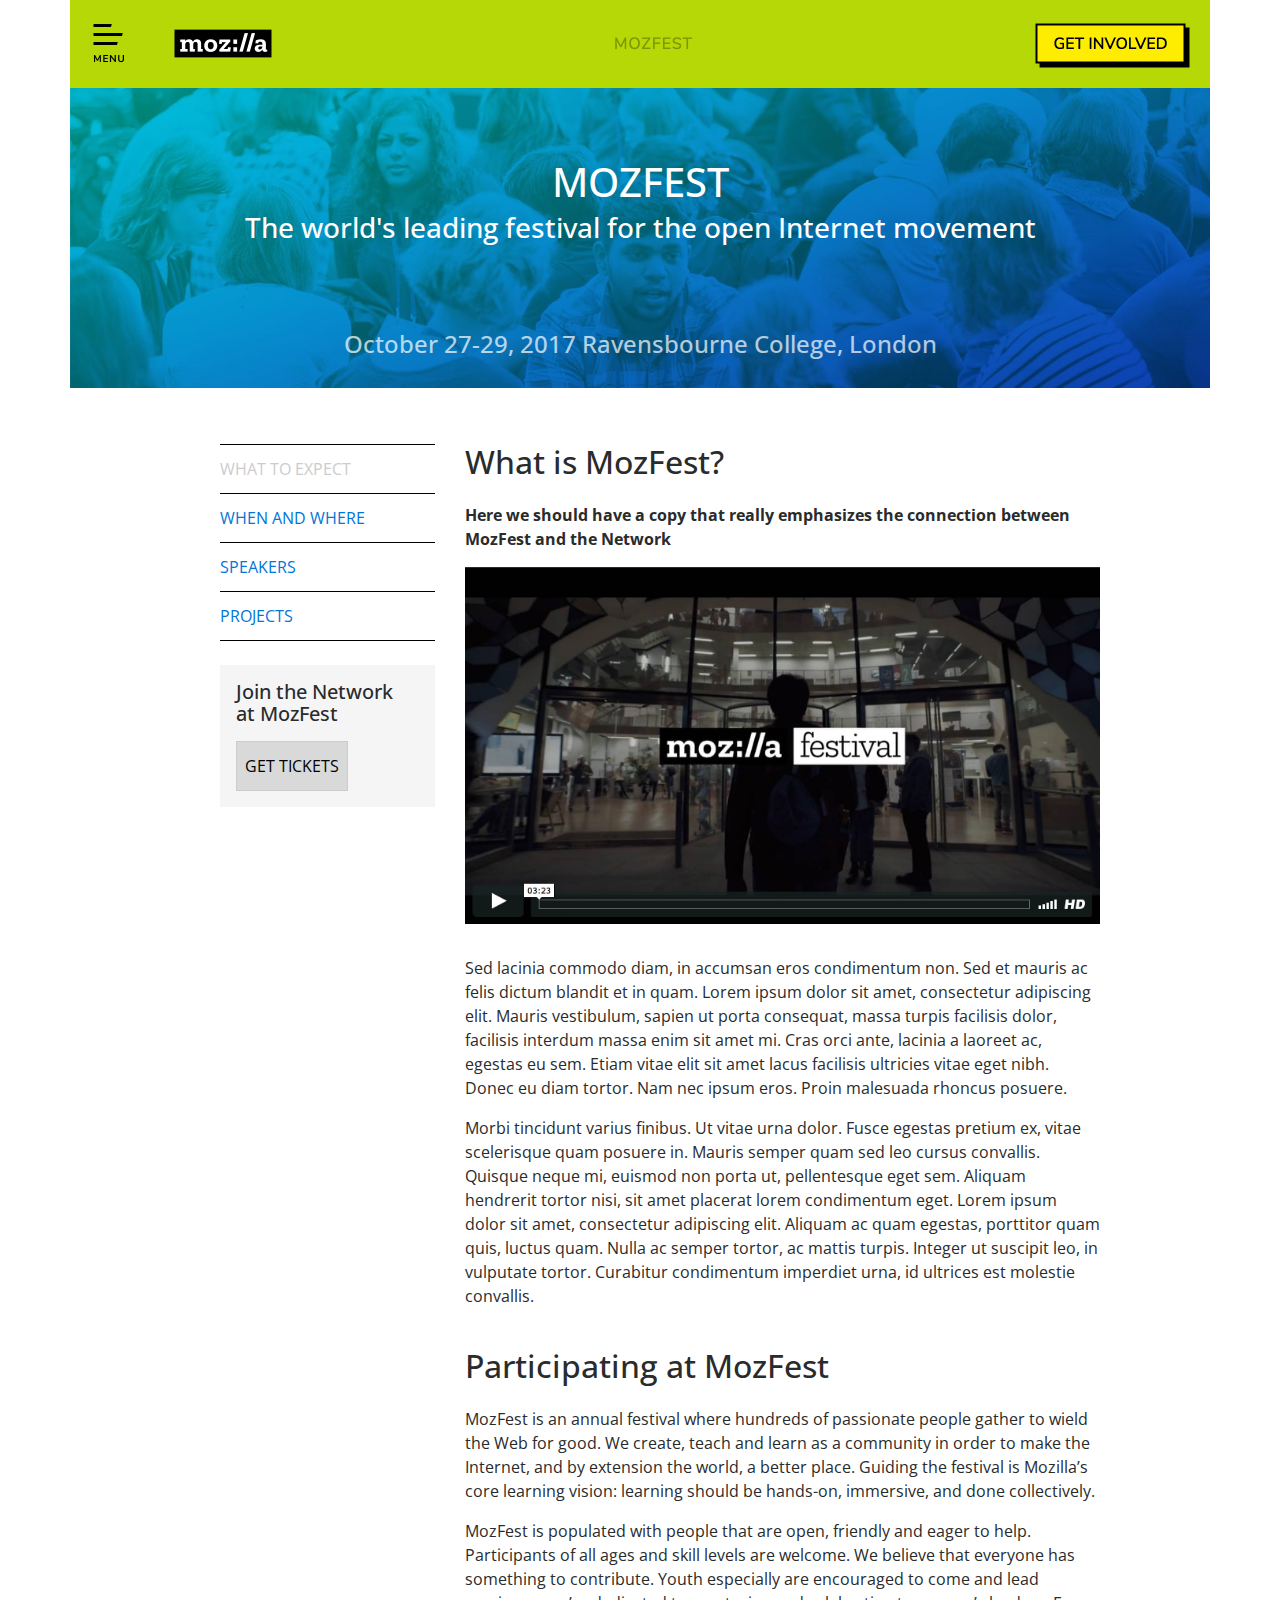
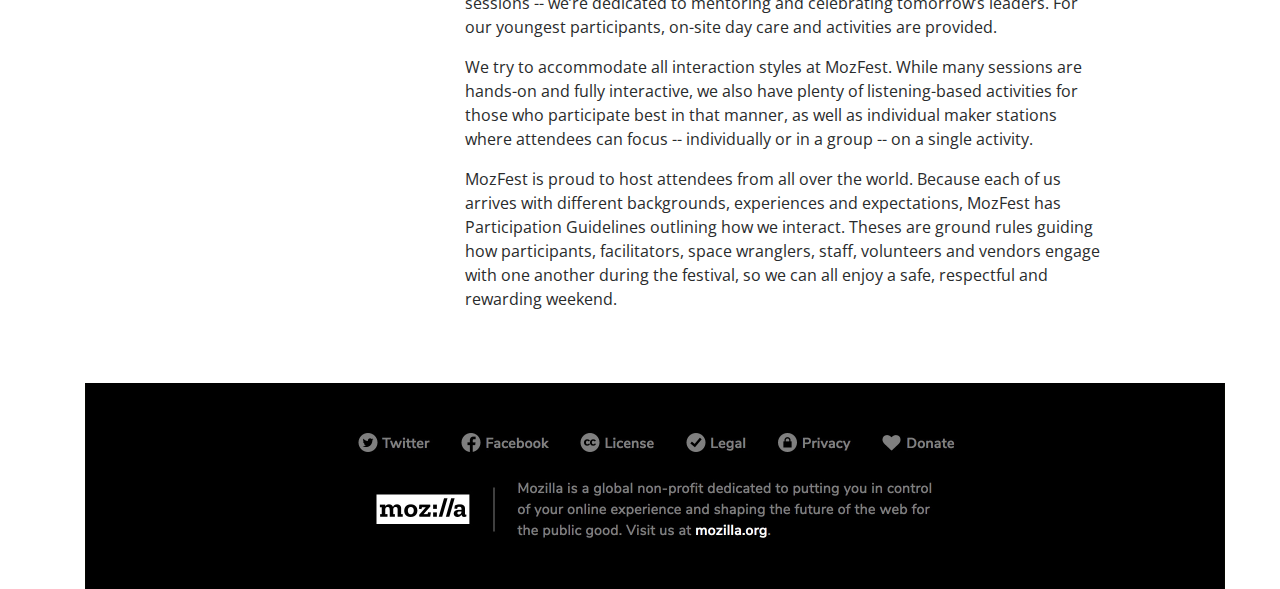
<file: index.html>
<!DOCTYPE html>
<html lang="en">
<head>
  <title>Mozfest</title>
  <meta charset="utf-8">
  <meta name="viewport" content="width=device-width, initial-scale=1">
  <link rel="stylesheet" href="css/bootstrap.css">
  <link rel="stylesheet" href="css/custom.css">
  <link href="https://fonts.googleapis.com/css?family=Open+Sans:300,300i,400,400i,600,600i,700,700i,800,800i" rel="stylesheet"> 
  <script src="https://ajax.googleapis.com/ajax/libs/jquery/3.2.0/jquery.min.js"></script>
  <script src="js/bootstrap.js"></script>
  <!--<script src="js/top-nav-behaviour.js"></script>-->
  <script src="js/dropdown.js"></script>
  <script src="js/fixed-menu-mobile.js"></script>
  <script src="js/side-menu-fixed.js"></script>
</head>
<body>

<div class="container">
  <div class="row">
   	 <div class="col-md-12 top-nav">
    	 <div class="desktop-imgs"><img src="images/primary-nav.jpg" width="1140px"></div>
       <div class="mobile-imgs"><img src="images/primary-nav-mob.jpg"></div>
    </div>
    <div class="col-md-12 hero">
    	<h1 id="page-title">MOZFEST</h1>
      <h3>The world's leading festival for the open Internet movement</h3>
      <h4>October 27-29, 2017 Ravensbourne College, London</h4>
    </div>
  </div>

  <div class="row second-container">
  	 <div class="col-md-3 offset-md-1">
  	 	<ul class="desktop-menu">
          <li><a href="index.html" class="desktop-selected">What to expect</a></li>
          <li><a href="date-location.html">When and where</a></li>
          <li><a href="speakers.html">Speakers</a></li>
          <li><a href="projects-mozfest.html">Projects</a></li>
          <li>
            <div class="banner">
              <h5>Join the Network <br>at MozFest</h5>
              <button class="sidebar-cta">get tickets</button>
            </div>
          </li>
  	 	</ul>



      <div class="dropdown">
        <button class="btn btn-default dropdown-toggle" type="button" id="dropdownMenu1" data-toggle="dropdown" aria-haspopup="true" aria-expanded="true">
          WHAT TO EXPECT
          <span class="caret"></span>
        </button>
        <ul class="dropdown-menu" aria-labelledby="dropdownMenu1">
          <li><a href="index.html" class="mobile-selected">What to expect</a></li>
          <li><a href="date-location.html">When and where</a></li>
          <li><a href="speakers.html">Speakers</a></li>
          <li><a href="projects-mozfest.html">Projects</a></li>
          <li><button class="mobile-cta">get tickets</button></li>
        </ul>
      </div>

  	 </div>


  	 <div class="col-md-7 margin-top-mob">
  	 	<h2>What is MozFest?</h2>
  	 	<p><strong>Here we should have a copy that really emphasizes the connection between MozFest and the Network</strong></p>
      <img class="image-content" src="images/video-placeholder.jpg">
  	 	<p>Sed lacinia commodo diam, in accumsan eros condimentum non. Sed et mauris ac felis dictum blandit et in quam. Lorem ipsum dolor sit amet, consectetur adipiscing elit. Mauris vestibulum, sapien ut porta consequat, massa turpis facilisis dolor, facilisis interdum massa enim sit amet mi. Cras orci ante, lacinia a laoreet ac, egestas eu sem. Etiam vitae elit sit amet lacus facilisis ultricies vitae eget nibh. Donec eu diam tortor. Nam nec ipsum eros. Proin malesuada rhoncus posuere.</p>
  	 	<p>Morbi tincidunt varius finibus. Ut vitae urna dolor. Fusce egestas pretium ex, vitae scelerisque quam posuere in. Mauris semper quam sed leo cursus convallis. Quisque neque mi, euismod non porta ut, pellentesque eget sem. Aliquam hendrerit tortor nisi, sit amet placerat lorem condimentum eget. Lorem ipsum dolor sit amet, consectetur adipiscing elit. Aliquam ac quam egestas, porttitor quam quis, luctus quam. Nulla ac semper tortor, ac mattis turpis. Integer ut suscipit leo, in vulputate tortor. Curabitur condimentum imperdiet urna, id ultrices est molestie convallis. </p>

      <h2 class="title-content">Participating at MozFest</h2>
      <p>MozFest is an annual festival where hundreds of passionate people gather to wield the Web for good. We create, teach and learn as a community in order to make the Internet, and by extension the world, a better place. Guiding the festival is Mozilla’s core learning vision: learning should be hands-on, immersive, and done collectively.</p>
      <p>MozFest is populated with people that are open, friendly and eager to help. Participants of all ages and skill levels are welcome. We believe that everyone has something to contribute. Youth especially are encouraged to come and lead sessions -- we’re dedicated to mentoring and celebrating tomorrow’s leaders. For our youngest participants, on-site day care and activities are provided.</p>
      <p>We try to accommodate all interaction styles at MozFest. While many sessions are hands-on and fully interactive, we also have plenty of listening-based activities for those who participate best in that manner, as well as individual maker stations where attendees can focus -- individually or in a group -- on a single activity.</p>
      <p>MozFest is proud to host attendees from all over the world. Because each of us arrives with different backgrounds, experiences and expectations, MozFest has Participation Guidelines outlining how we interact. Theses are ground rules guiding how participants, facilitators, space wranglers, staff, volunteers and vendors engage with one another during the festival, so we can all enjoy a safe, respectful and rewarding weekend.</p>
  	 </div>
  </div>


	  <div class="row">
	   	 <div class="col-md-12 footer">
	    	<img class="desktop-imgs" src="images/footer.jpg" width="1140px">
	        <img class="mobile-imgs" src="images/footer-mob.jpg">
	    </div>
	  </div>

</div>

</body>
</html>
</file>
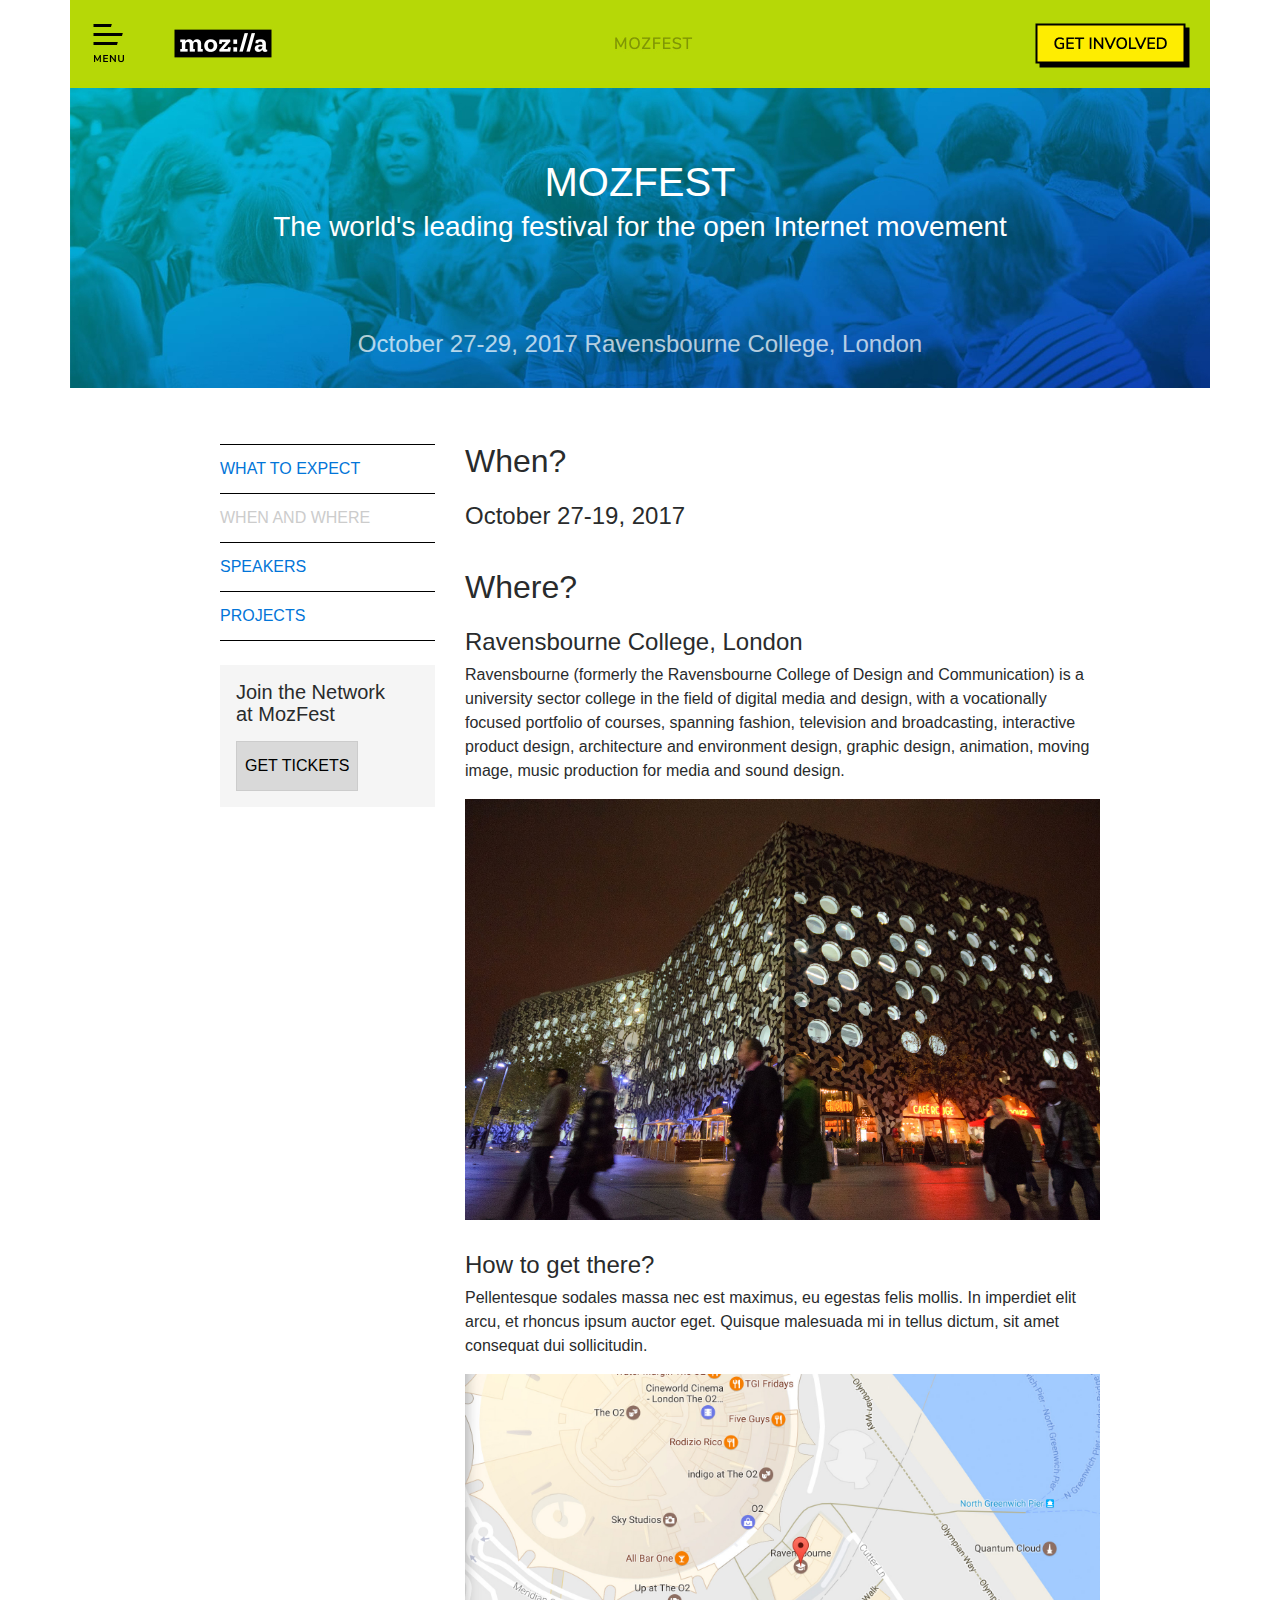
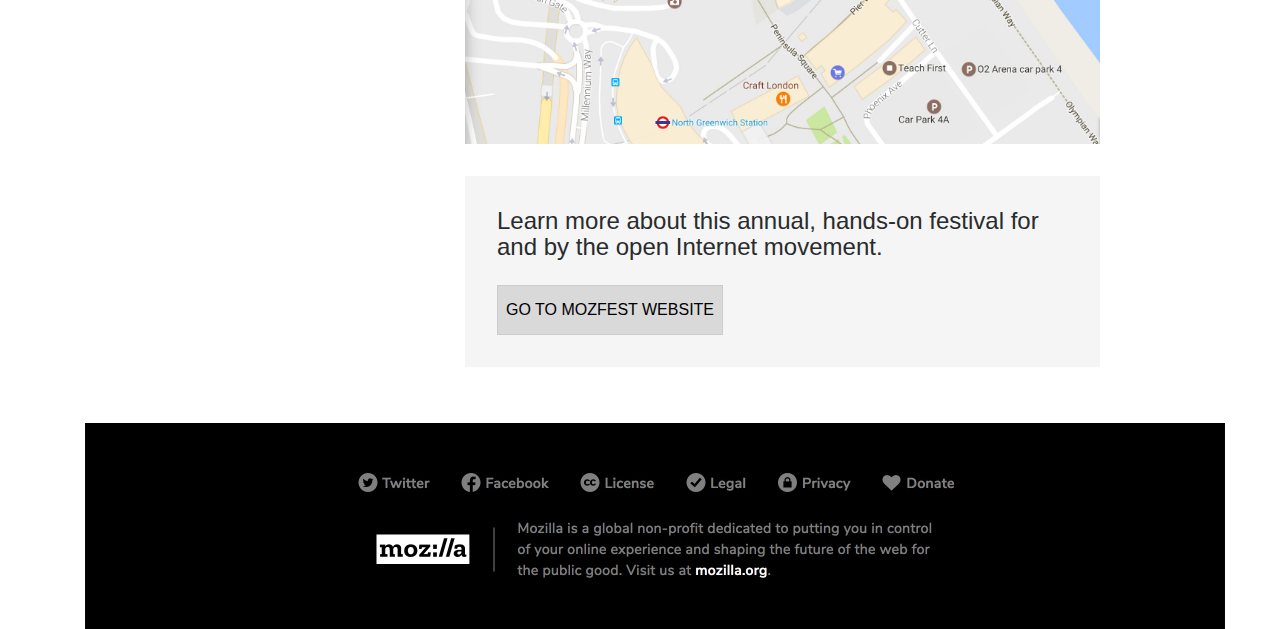
<file: date-location.html>
<!DOCTYPE html>
<html lang="en">
<head>
  <title>When and Where</title>
  <meta charset="utf-8">
  <meta name="viewport" content="width=device-width, initial-scale=1">
  <link rel="stylesheet" href="css/bootstrap.css">
  <link rel="stylesheet" href="css/custom.css">
  <script src="https://ajax.googleapis.com/ajax/libs/jquery/3.2.0/jquery.min.js"></script>
  <script src="js/bootstrap.js"></script>
  <!--<script src="js/top-nav-behaviour.js"></script>-->
  <script src="js/dropdown.js"></script>
  <script src="js/fixed-menu-mobile.js"></script>
  <script src="js/side-menu-fixed.js"></script>
</head>
<body>

<div class="container">
  <div class="row">
   	 <div class="col-md-12 top-nav">
    	 <div class="desktop-imgs"><img src="images/primary-nav.jpg" width="1140px"></div>
       <div class="mobile-imgs"><img src="images/primary-nav-mob.jpg"></div>
    </div>
    <div class="col-md-12 hero">
    	<h1 id="page-title">MOZFEST</h1>
      <h3>The world's leading festival for the open Internet movement</h3>
      <h4>October 27-29, 2017 Ravensbourne College, London</h4>
    </div>
  </div>

  <div class="row second-container">
  	 <div class="col-md-3 offset-md-1">
  	 	<ul class="desktop-menu">
          <li><a href="index.html">What to expect</a></li>
          <li><a href="date-location.html" class="desktop-selected">When and where</a></li>
          <li><a href="speakers.html">Speakers</a></li>
          <li><a href="projects-mozfest.html">Projects</a></li>
          <li>
            <div class="banner">
              <h5>Join the Network <br>at MozFest</h5>
              <button class="sidebar-cta">get tickets</button>
            </div>
          </li>
  	 	</ul>


      <div class="dropdown">
        <button class="btn btn-default dropdown-toggle" type="button" id="dropdownMenu1" data-toggle="dropdown" aria-haspopup="true" aria-expanded="true">
          WHEN AND WHERE
          <span class="caret"></span>
        </button>
        <ul class="dropdown-menu" aria-labelledby="dropdownMenu1">
          <li><a href="index.html">What to expect</a></li>
          <li><a href="date-location.html" class="mobile-selected">When and where</a></li>
          <li><a href="speakers.html">Speakers</a></li>
          <li><a href="projects-mozfest.html">Projects</a></li>
          <li><button class="mobile-cta">get tickets</button></li>
        </ul>
      </div>

  	 </div>


  	 <div class="col-md-7 margin-top-mob">
            <h2>When?</h2>
            <h4>October 27-19, 2017</h4>

            <h2 class="title-content">Where?</h2>
            <h4>Ravensbourne College, London</h4>
             <p>Ravensbourne (formerly the Ravensbourne College of Design and Communication) is a university sector college in the field of digital media and design, with a vocationally focused portfolio of courses, spanning fashion, television and broadcasting, interactive product design, architecture and environment design, graphic design, animation, moving image, music production for media and sound design.</p>
            <img class="image-content" src="images/Ravensborne_College.jpg">

            
            <h4>How to get there?</h4>
            <p>Pellentesque sodales massa nec est maximus, eu egestas felis mollis. In imperdiet elit arcu, et rhoncus ipsum auctor eget. Quisque malesuada mi in tellus dictum, sit amet consequat dui sollicitudin.</p>
            <img class="image-content" src="images/ravensborne-map.jpg">
        
            <div class="cta-banner">
              <h4>Learn more about this annual, hands-on festival for and by the open Internet movement.</h4>
              <button class="individual-page-cta">go to mozfest website</button>
            </div>
   
        </div>
  	 </div>

  	 <div class="row">
	   	 <div class="col-md-12 footer">
	    	<img class="desktop-imgs" src="images/footer.jpg" width="1140px">
	      <img class="mobile-imgs" src="images/footer-mob.jpg">
	    </div>
  	</div>
  </div>



</body>
</html>
</file>
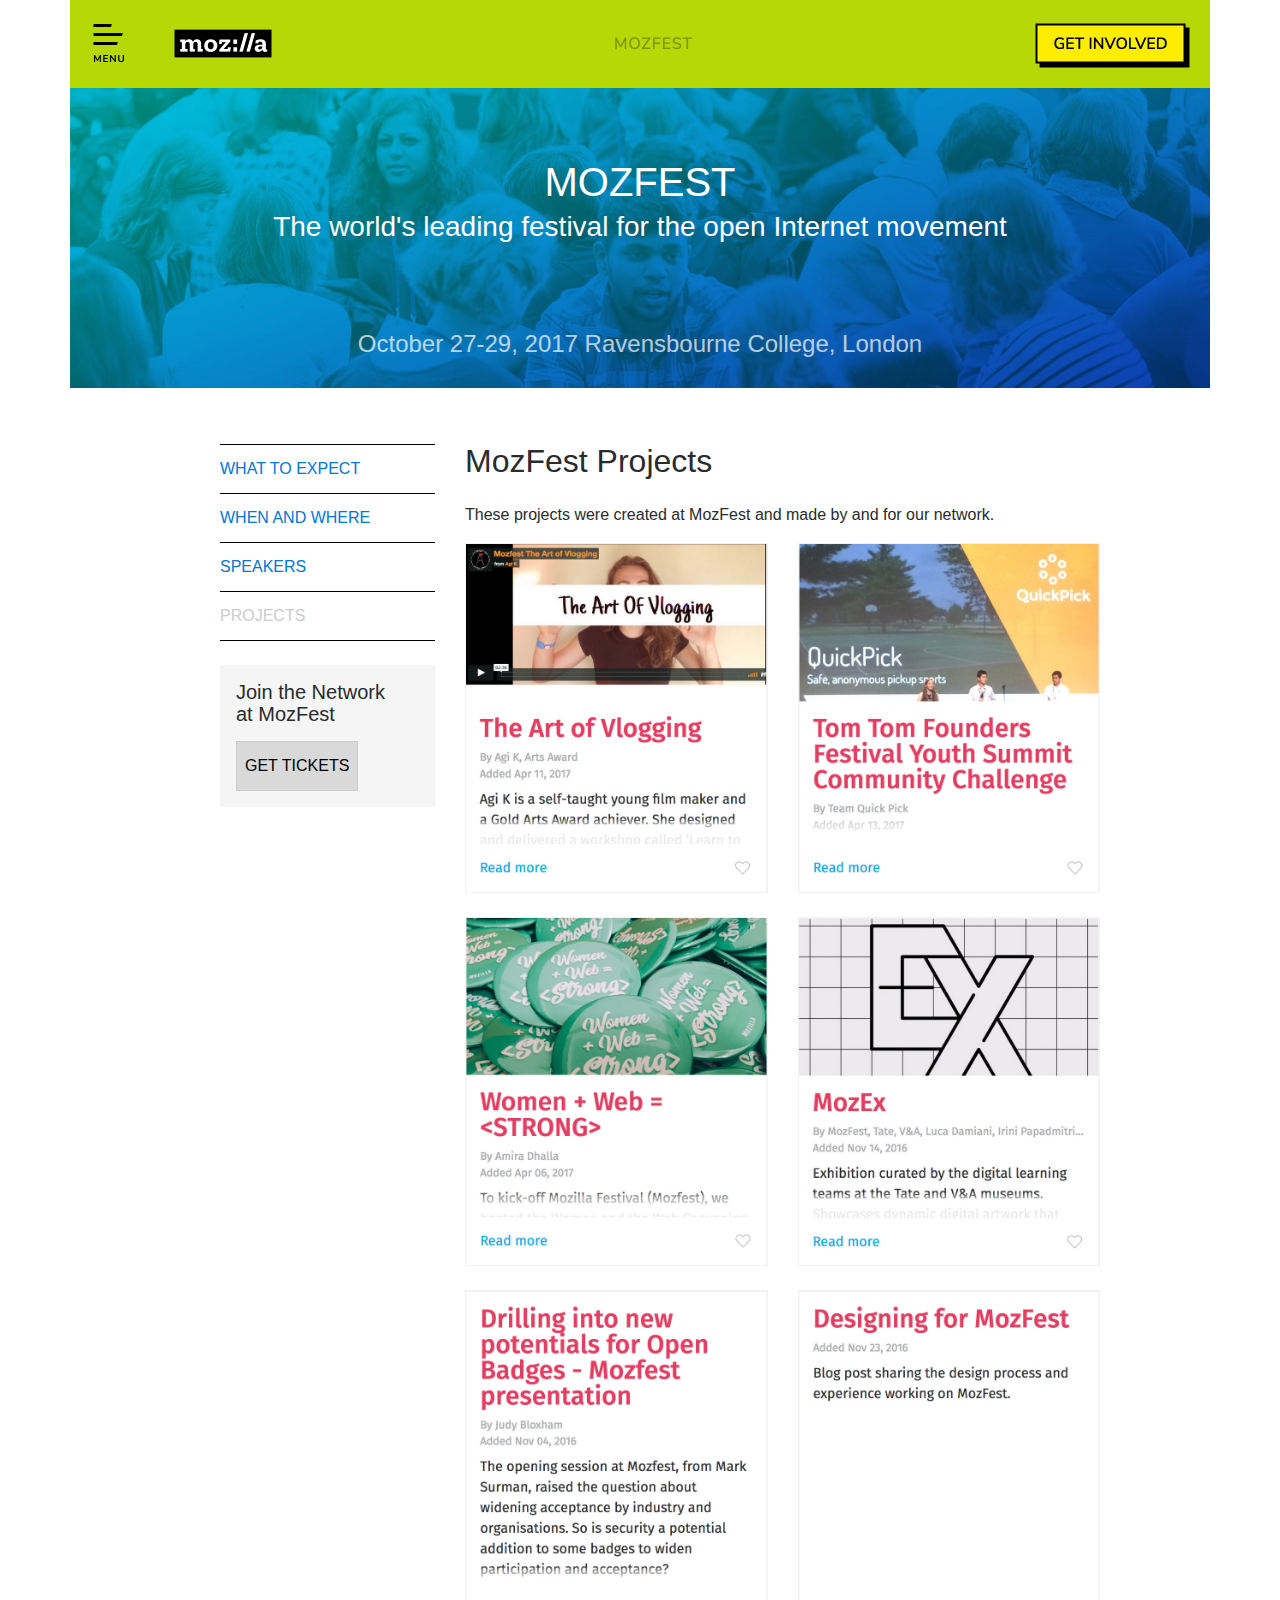
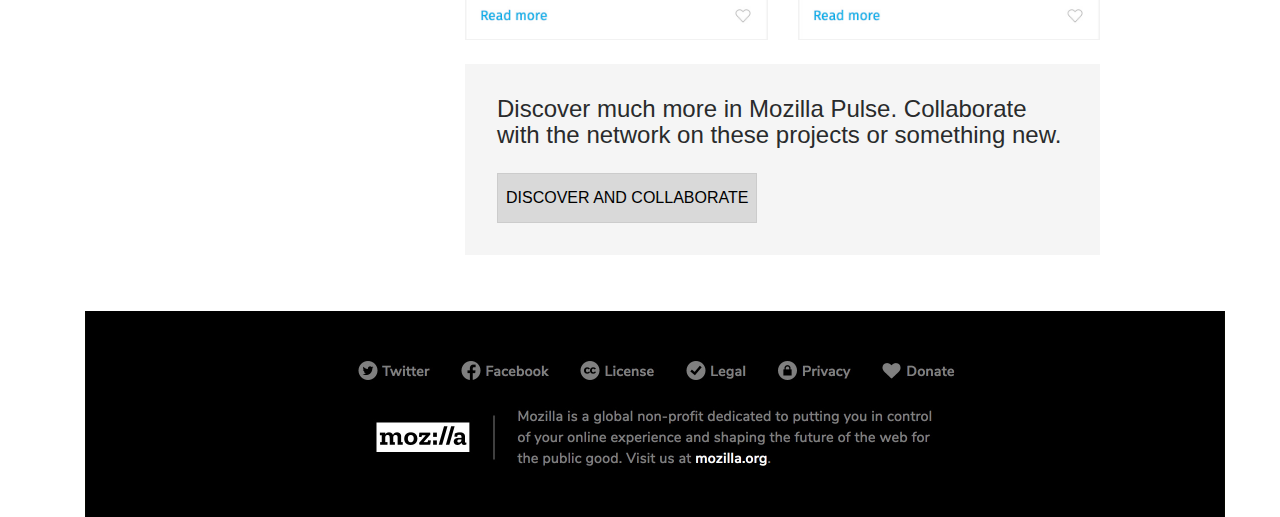
<file: projects-mozfest.html>
<!DOCTYPE html>
<html lang="en">
<head>
  <title>Projects</title>
  <meta charset="utf-8">
  <meta name="viewport" content="width=device-width, initial-scale=1">
  <link rel="stylesheet" href="css/bootstrap.css">
  <link rel="stylesheet" href="css/custom.css">
  <script src="https://ajax.googleapis.com/ajax/libs/jquery/3.2.0/jquery.min.js"></script>
  <script src="js/bootstrap.js"></script>
  <!--<script src="js/top-nav-behaviour.js"></script>-->
  <script src="js/dropdown.js"></script>
  <script src="js/fixed-menu-mobile.js"></script>
  <script src="js/side-menu-fixed.js"></script>
</head>
<body>

<div class="container">
  <div class="row">
   	 <div class="col-md-12 top-nav">
    	 <div class="desktop-imgs"><img src="images/primary-nav.jpg" width="1140px"></div>
       <div class="mobile-imgs"><img src="images/primary-nav-mob.jpg"></div>
    </div>
    <div class="col-md-12 hero">
    	<h1 id="page-title">MOZFEST</h1>
      <h3>The world's leading festival for the open Internet movement</h3>
      <h4>October 27-29, 2017 Ravensbourne College, London</h4>
    </div>
  </div>

  <div class="row second-container">
  	 <div class="col-md-3 offset-md-1">
  	 	<ul class="desktop-menu">
          <li><a href="index.html">What to expect</a></li>
          <li><a href="date-location.html">When and where</a></li>
          <li><a href="speakers.html">Speakers</a></li>
          <li><a href="projects-mozfest.html" class="desktop-selected">Projects</a></li>
          <li>
            <div class="banner">
              <h5>Join the Network <br>at MozFest</h5>
              <button class="sidebar-cta">get tickets</button>
            </div>
          </li>
  	 	</ul>


      <div class="dropdown">
        <button class="btn btn-default dropdown-toggle" type="button" id="dropdownMenu1" data-toggle="dropdown" aria-haspopup="true" aria-expanded="true">
          PROJECTS
          <span class="caret"></span>
        </button>
        <ul class="dropdown-menu" aria-labelledby="dropdownMenu1">
          <li><a href="index.html">What to expect</a></li>
          <li><a href="date-location.html">When and where</a></li>
          <li><a href="speakers.html">Speakers</a></li>
          <li><a href="projects-mozfest.html" class="mobile-selected">Projects</a></li>
          <li><button class="mobile-cta">get tickets</button></li>
        </ul>
      </div>

  	 </div>


  	 <div class="col-md-7 margin-top-mob">

      <h2>MozFest Projects</h2>
      <p>These projects were created at MozFest and made by and for our network. </p>
    	 <div class="row">
            <div class="col-md-6">
              <img class="img-projects" src="images/projects-img1.jpg">
            </div>

            <div class="col-md-6">
               <img class="img-projects" src="images/projects-img2.jpg">
            </div>
          </div>

          <div class="row">
            <div class="col-md-6">
              <img class="img-projects" src="images/projects-img3.jpg">
            </div>

            <div class="col-md-6">
               <img class="img-projects" src="images/projects-img4.jpg">
            </div>
          </div>

          <div class="row">
            <div class="col-md-6">
              <img class="img-projects" src="images/projects-img5.jpg">
            </div>

            <div class="col-md-6">
               <img class="img-projects" src="images/projects-img6.jpg">
            </div>
          </div>

          <div class="cta-banner">
            <h4>Discover much more in Mozilla Pulse. Collaborate with the network on these projects or something new.</h4>
            <button class="individual-page-cta">discover and collaborate</button>
          </div>
  	 </div>
  </div>

  <div class="row">
   	 <div class="col-md-12 footer">
    	<img class="desktop-imgs" src="images/footer.jpg" width="1140px">
      <img class="mobile-imgs" src="images/footer-mob.jpg">
    </div>
  </div>

</div>

</body>
</html>
</file>
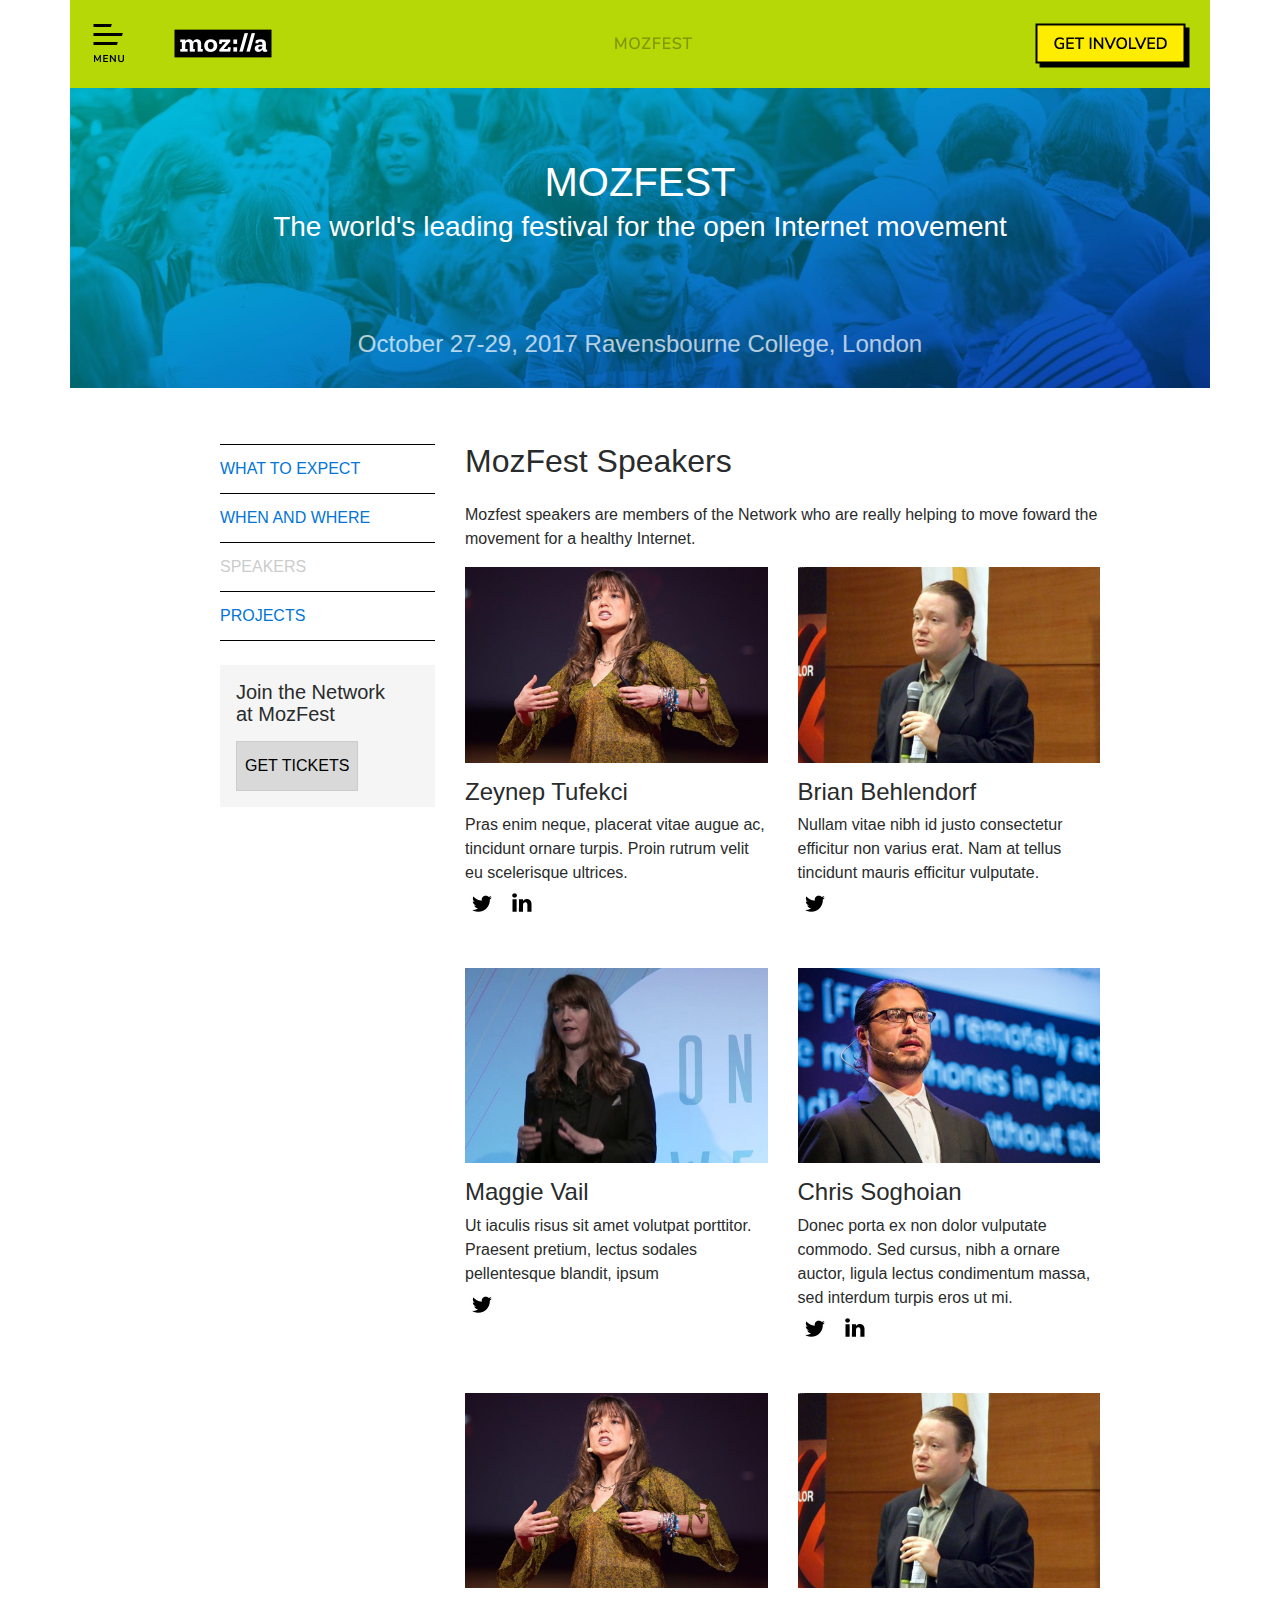
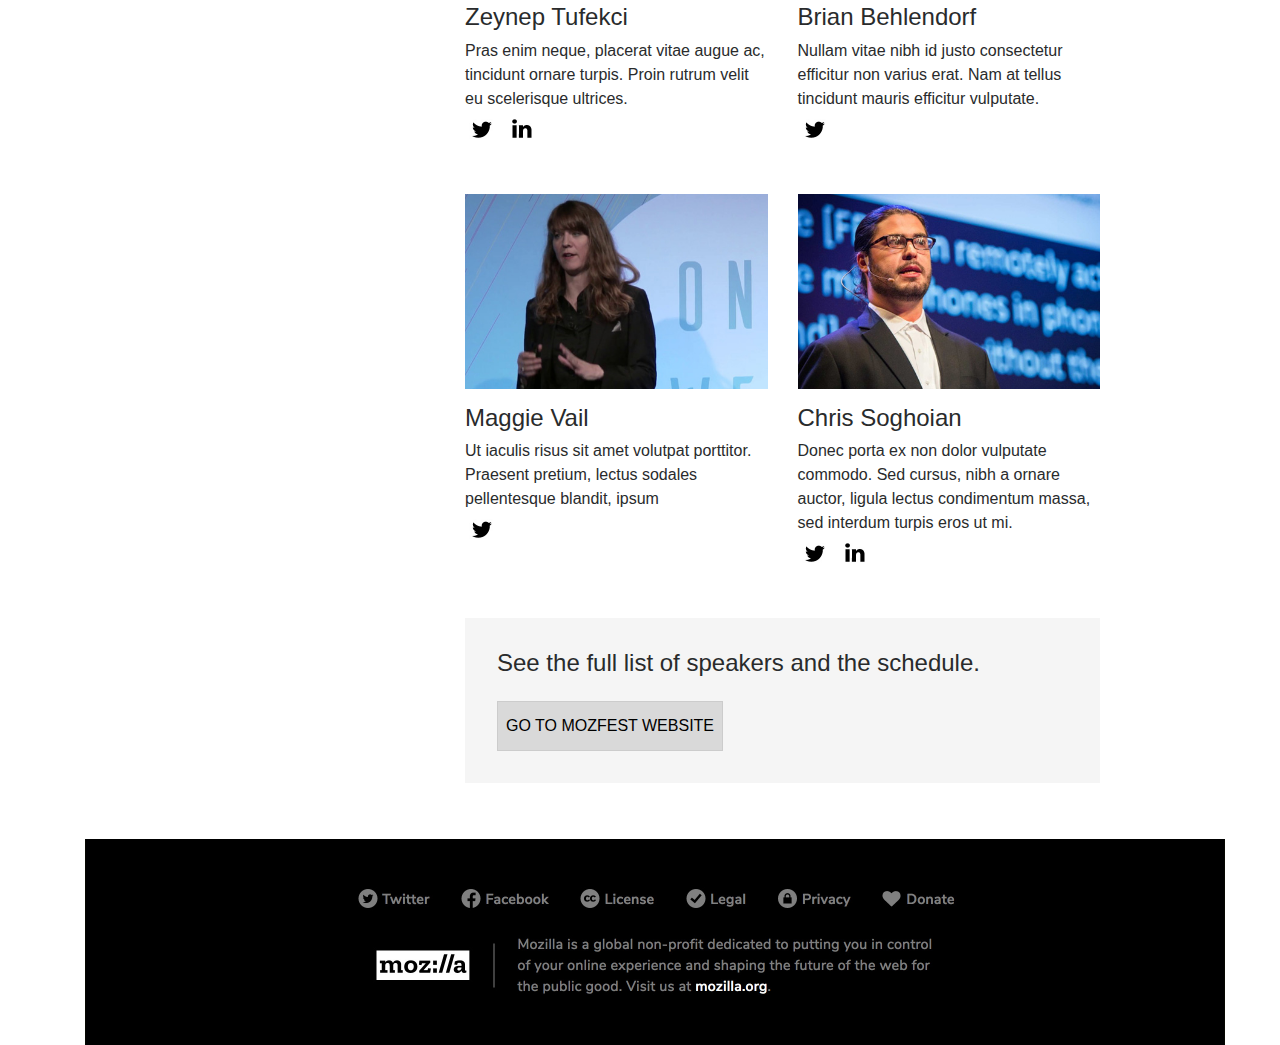
<file: speakers.html>
<!DOCTYPE html>
<html lang="en">
<head>
  <title>Speakers</title>
  <meta charset="utf-8">
  <meta name="viewport" content="width=device-width, initial-scale=1">
  <link rel="stylesheet" href="css/bootstrap.css">
  <link rel="stylesheet" href="css/custom.css">
  <script src="https://ajax.googleapis.com/ajax/libs/jquery/3.2.0/jquery.min.js"></script>
  <script src="js/bootstrap.js"></script>
  <!--<script src="js/top-nav-behaviour.js"></script>-->
  <script src="js/dropdown.js"></script>
  <script src="js/fixed-menu-mobile.js"></script>
  <script src="js/side-menu-fixed.js"></script>
</head>
<body>

<div class="container">
  <div class="row">
   	 <div class="col-md-12 top-nav">
    	 <div class="desktop-imgs"><img src="images/primary-nav.jpg" width="1140px"></div>
       <div class="mobile-imgs"><img src="images/primary-nav-mob.jpg"></div>
    </div>
    <div class="col-md-12 hero">
    	<h1 id="page-title">MOZFEST</h1>
      <h3>The world's leading festival for the open Internet movement</h3>
      <h4>October 27-29, 2017 Ravensbourne College, London</h4>
    </div>
  </div>

  <div class="row second-container">
  	 <div class="col-md-3 offset-md-1">
  	 	<ul class="desktop-menu">
          <li><a href="index.html">What to expect</a></li>
          <li><a href="date-location.html">When and where</a></li>
          <li><a href="speakers.html" class="desktop-selected">Speakers</a></li>
          <li><a href="projects-mozfest.html">Projects</a></li>
          <li>
            <div class="banner">
              <h5>Join the Network <br>at MozFest</h5>
              <button class="sidebar-cta">get tickets</button>
            </div>
          </li>
  	 	</ul>


      <div class="dropdown">
        <button class="btn btn-default dropdown-toggle" type="button" id="dropdownMenu1" data-toggle="dropdown" aria-haspopup="true" aria-expanded="true">
          SPEAKERS
          <span class="caret"></span>
        </button>
        <ul class="dropdown-menu" aria-labelledby="dropdownMenu1">
          <li><a href="index.html">What to expect</a></li>
          <li><a href="date-location.html">When and where</a></li>
          <li><a href="speakers.html" class="mobile-selected">Speakers</a></li>
          <li><a href="projects-mozfest.html">Projects</a></li>
          <li><button class="mobile-cta">get tickets</button></li>
        </ul>
      </div>

  	 </div>


  	 <div class="col-md-7 margin-top-mob">
  	 	<h2>MozFest Speakers</h2>
      <p>Mozfest speakers are members of the Network who are really helping to move foward the movement for a healthy Internet.</p>
        
        <div class="row">
          <div class="col-md-6">
            <img class="img-speakers" src="images/speaker-img1.jpg">
            <h4>Zeynep Tufekci</h4>
            <p class="speakers">Pras enim neque, placerat vitae augue ac, tincidunt ornare turpis. Proin rutrum velit eu scelerisque ultrices.</p>
            <div class="social-links">
              <img src="images/twitter-icon.jpg" width="35">
              <img src="images/linkedin-icon.jpg" width="35">
            </div>
          </div>

          <div class="col-md-6">
             <img class="img-speakers" src="images/speaker-img2.jpg">
              <h4>Brian Behlendorf</h4>
              <p class="speakers">Nullam vitae nibh id justo consectetur efficitur non varius erat. Nam at tellus tincidunt mauris efficitur vulputate.</p>
              <div class="social-links">
                <img src="images/twitter-icon.jpg" width="35">
              </div>
          </div>
        </div>

        <div class="row">
          <div class="col-md-6">
            <img class="img-speakers" src="images/speaker-img3.jpg">
            <h4>Maggie Vail</h4>
            <p class="speakers">Ut iaculis risus sit amet volutpat porttitor. Praesent pretium, lectus sodales pellentesque blandit, ipsum</p>
            <div class="social-links">
              <img src="images/twitter-icon.jpg" width="35">
            </div>
          </div>

          <div class="col-md-6">
             <img class="img-speakers" src="images/speaker-img4.jpg">
             <h4>Chris Soghoian</h4>
              <p class="speakers">Donec porta ex non dolor vulputate commodo. Sed cursus, nibh a ornare auctor, ligula lectus condimentum massa, sed interdum turpis eros ut mi.</p>
              <div class="social-links">
                <img src="images/twitter-icon.jpg" width="35">
                <img src="images/linkedin-icon.jpg" width="35">
              </div>
          </div>
        </div>

                <div class="row">
          <div class="col-md-6">
            <img class="img-speakers" src="images/speaker-img1.jpg">
            <h4>Zeynep Tufekci</h4>
            <p class="speakers">Pras enim neque, placerat vitae augue ac, tincidunt ornare turpis. Proin rutrum velit eu scelerisque ultrices.</p>
            <div class="social-links">
              <img src="images/twitter-icon.jpg" width="35">
              <img src="images/linkedin-icon.jpg" width="35">
            </div>
          </div>

          <div class="col-md-6">
             <img class="img-speakers" src="images/speaker-img2.jpg">
              <h4>Brian Behlendorf</h4>
              <p class="speakers">Nullam vitae nibh id justo consectetur efficitur non varius erat. Nam at tellus tincidunt mauris efficitur vulputate.</p>
              <div class="social-links">
                <img src="images/twitter-icon.jpg" width="35">
              </div>
          </div>
        </div>

        <div class="row">
          <div class="col-md-6">
            <img class="img-speakers" src="images/speaker-img3.jpg">
            <h4>Maggie Vail</h4>
            <p class="speakers">Ut iaculis risus sit amet volutpat porttitor. Praesent pretium, lectus sodales pellentesque blandit, ipsum</p>
            <div class="social-links">
              <img src="images/twitter-icon.jpg" width="35">
            </div>
          </div>

          <div class="col-md-6">
             <img class="img-speakers" src="images/speaker-img4.jpg">
             <h4>Chris Soghoian</h4>
              <p class="speakers">Donec porta ex non dolor vulputate commodo. Sed cursus, nibh a ornare auctor, ligula lectus condimentum massa, sed interdum turpis eros ut mi.</p>
              <div class="social-links">
                <img src="images/twitter-icon.jpg" width="35">
                <img src="images/linkedin-icon.jpg" width="35">
              </div>
          </div>
        </div>

            <div class="cta-banner">
              <h4>See the full list of speakers and the schedule.</h4>
              <button class="individual-page-cta">go to mozfest website</button>
            </div>

  	 </div>


  </div>

  <div class="row">
   	 <div class="col-md-12 footer">
    	<img class="desktop-imgs" src="images/footer.jpg" width="1140px">
      <img class="mobile-imgs" src="images/footer-mob.jpg">
    </div>
  </div>

</div>

</body>
</html>
</file>
<file: css/custom.css>
body, button{
	font-family: 'Open Sans', sans-serif;
}

.mobile-imgs{
	display: none;
}

.top-nav{
	padding-left:0 !important;
	padding-right:0 !important;
    height: 88px;
    width: 100%;
    /*margin: 0 auto;
    position: fixed;
    z-index: 999999;*/
}

/*.nav-up {
    top: -88px;
}*/

.dropdown{
	display: none;
}

.hero{
 	background-image: url("../images/hero-complex-model.jpg");
 	background-size:1140px 300px;
 	width: 1140px;
 	height: 300px;
 	color: white;
 	text-align: center;
}

.hero h4{
	margin-top:88px;
	opacity: 0.7;
}

h1#page-title{
	margin-top:72px;
}

h2, h3{
	margin-bottom: 24px;
}

.image-content{
	width: 100%;
	margin-bottom: 32px;
}

.title-content{
	margin-top:40px;
}

.img-projects{
	width:100%;
	border:1px solid #f2f2f2;
	margin-bottom: 24px;
}

ul{
	list-style: none;
}

ul.desktop-menu li {
	text-transform: uppercase;
	font-size: 16px;
	line-height: 48px;
	border-bottom: 1px solid #000000;
}

ul.desktop-menu li:first-child {
	border-top: 1px solid #000000;
}

.second-container{
	margin-top:56px;
	margin-bottom:56px;
}

ul.list-research{
	list-style-type: circle;
	padding-left: 15px;
}

.desktop-menu.fixed-side{
	position:fixed;
	top: 56px;
	width: 255px;
}

.cta-banner{
	background-color: #f5f5f5;
	padding: 32px;
}

button.individual-page-cta{
	text-transform: uppercase;
	padding:8px;
	margin-top: 16px;
	line-height: 32px;
	border-radius: 0px;
	background-color: #d9d9d9;
	border: 1px solid #ccc;
	cursor: pointer;
}

button.sidebar-cta{
	text-transform: uppercase;
	margin-top: 8px;
	line-height: 24px;
	padding: 8px;
	line-height: 32px;
	border-radius: 0px;
	background-color: #d9d9d9;
	border: 1px solid #ccc;
	cursor: pointer;
}

li .banner{
	text-transform:none;
	padding: 16px;
	background-color: #f5f5f5;
	margin-top:24px;
}

ul.desktop-menu li:last-child{
	border-bottom: none;
}

a.desktop-selected{
		color:#cccccc;
	}

/*SPEAKERS PAGE*/
img.img-speakers{
	width:100%;
	margin-bottom:16px;
}

p.speakers{
	margin-bottom: 0;
}

.social-links{
	margin-bottom:48px;
}

@media (max-width: 375px) {
	.desktop-imgs{
		display: none;
	}

	.mobile-imgs{
		display: inline-block;
	}

	.mobile-imgs img{
		width:100%;
	}

	ul.desktop-menu{
		display: none;
	}

	.dropdown{
		display: inline-block;
		text-transform: uppercase;
		font-size: 16px;
		line-height: 48px;
		width: 100%;
		margin-bottom: 24px;
	}

	.dropdown .btn{
		width: 100%;
		text-align: left;
		background-color: #ccc;
		border-radius:0;
		height:56px;
	}

	.dropdown-menu{
		width: 100%;
		margin-bottom: 24px;
		border-radius: 0;
	}

	.dropdown-menu li{
		padding-left: 0.5rem;
		padding-right: 0.5rem;
	}

	.dropdown.fixed {
		position:fixed;
		z-index: 999999;
		width:100%;
		margin-left: -15px;
		top: 0;
	}

	.hero{
	 	background-image: url("../images/hero-complex-model-mob.jpg");
	 	background-size:320px 300px;
	 	width: 100%;
	 	height: 300px;
	}

	.second-container {
    	margin-bottom: 24px;
   		margin-top: 24px;
	}

	img.mobile-imgs{
		width: 100%;
	}

	.col-md-12.footer{
		padding-left: 0;
		padding-right: 0;
	}


	.margin-top-mob.fixed{
		margin-top:74px;
	}

	h1#page-title {
    	margin-top: 48px;
	}

	.hero h4 {
    	margin-top: 32px;
    	opacity: 0.7;
    	font-size:18px;
	}

	h3, .h3 {
    	font-size: 1.4rem;
	}

	li .mobile-cta{
		margin-right: 15px;
	}

	.mobile-cta{
	 	text-transform: uppercase;
		margin-top: 16px;
		margin-bottom: 16px;
		line-height: 24px;
		padding: 8px;
		width:100%;	
	}

	a.mobile-selected{
		color:#cccccc;
	}

	li button.mobile-cta{
		line-height: 32px;
		border-radius: 0px;
		background-color: #d9d9d9;
		border: 1px solid #ccc;
	}

	.dropdown.fixed .dropdown-menu{
		margin-top: -1px;
	}

}
</file>
